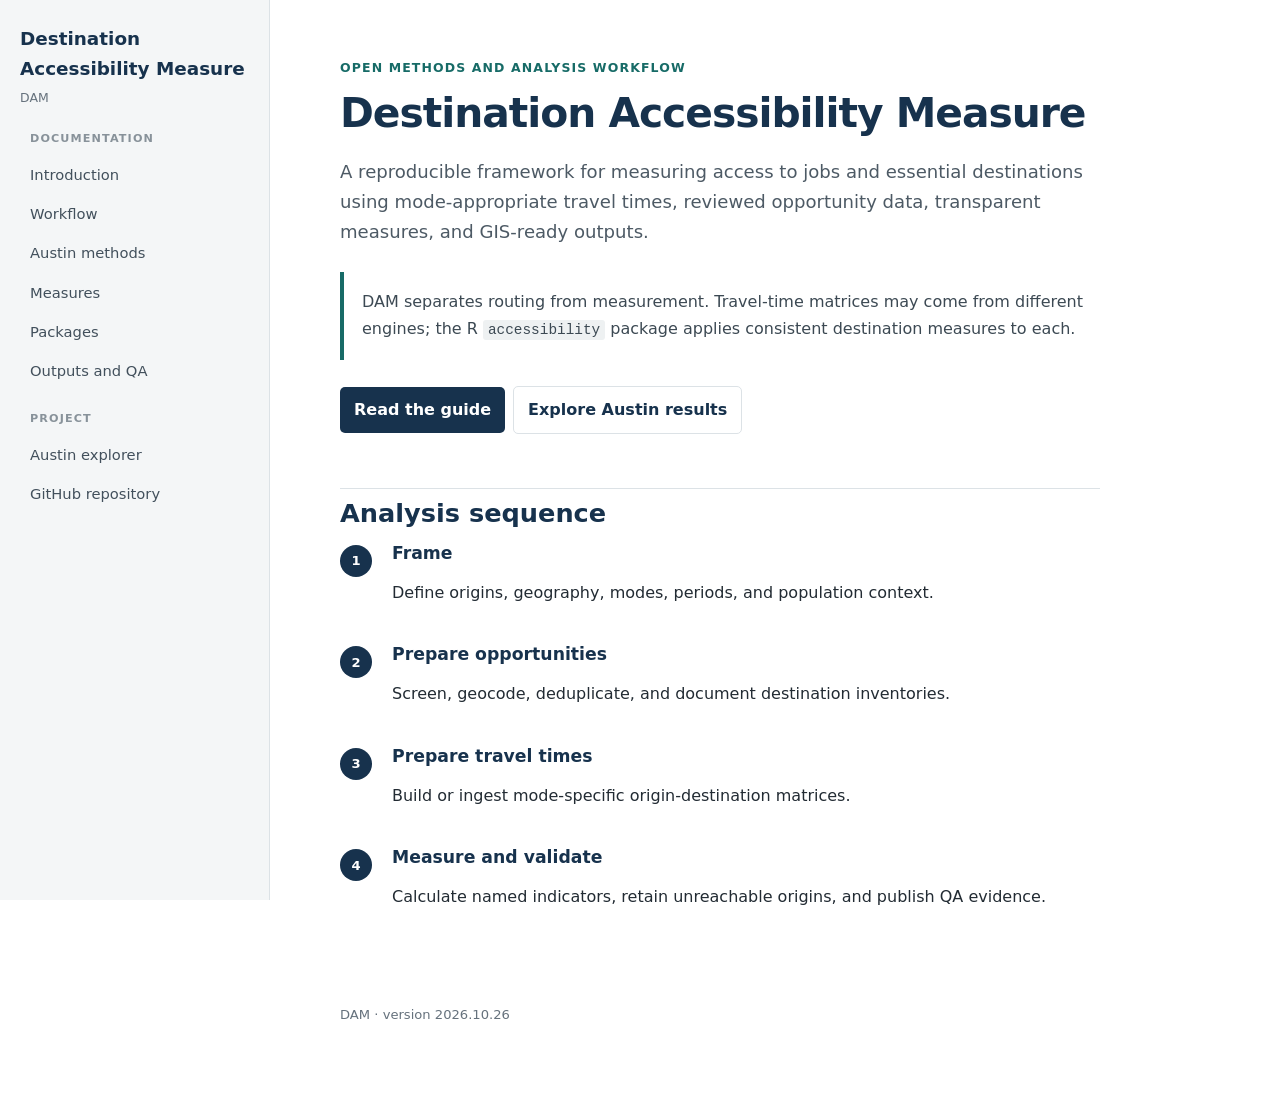
<file: site/index.html>
<!doctype html><html lang="en"><head><meta charset="utf-8"><meta name="viewport" content="width=device-width,initial-scale=1"><title>Destination Accessibility Measure</title><link rel="stylesheet" href="guide/style.css?v=20261026-2"></head><body><button class="menu-button" aria-label="Toggle navigation">Menu</button><aside class="sidebar"><a class="brand" href="./">Destination Accessibility Measure<small>DAM</small></a><div class="nav-title">Documentation</div><nav><a href="guide/index.html">Introduction</a><a href="guide/workflow.html">Workflow</a><a href="guide/austin-methods.html">Austin methods</a><a href="guide/measures.html">Measures</a><a href="guide/packages.html">Packages</a><a href="guide/outputs.html">Outputs and QA</a><div class="nav-title">Project</div><a href="austin-explorer/">Austin explorer</a><a href="https://github.com/mdh-rahman/destination-accessibility-measure">GitHub repository</a></nav></aside><div class="page"><main class="content"><div class="crumb">Open methods and analysis workflow</div><h1>Destination Accessibility Measure</h1><p class="lead">A reproducible framework for measuring access to jobs and essential destinations using mode-appropriate travel times, reviewed opportunity data, transparent measures, and GIS-ready outputs.</p><div class="notice"><p>DAM separates routing from measurement. Travel-time matrices may come from different engines; the R <code>accessibility</code> package applies consistent destination measures to each.</p></div><p><a class="button" href="guide/index.html">Read the guide</a><a class="button alt" href="austin-explorer/">Explore Austin results</a></p><h2>Analysis sequence</h2><div class="steps"><section class="step"><h3>Frame</h3><p>Define origins, geography, modes, periods, and population context.</p></section><section class="step"><h3>Prepare opportunities</h3><p>Screen, geocode, deduplicate, and document destination inventories.</p></section><section class="step"><h3>Prepare travel times</h3><p>Build or ingest mode-specific origin-destination matrices.</p></section><section class="step"><h3>Measure and validate</h3><p>Calculate named indicators, retain unreachable origins, and publish QA evidence.</p></section></div><footer>DAM · version 2026.10.26</footer></main></div><script src="guide/nav.js?v=20261026-2"></script></body></html>
</file>
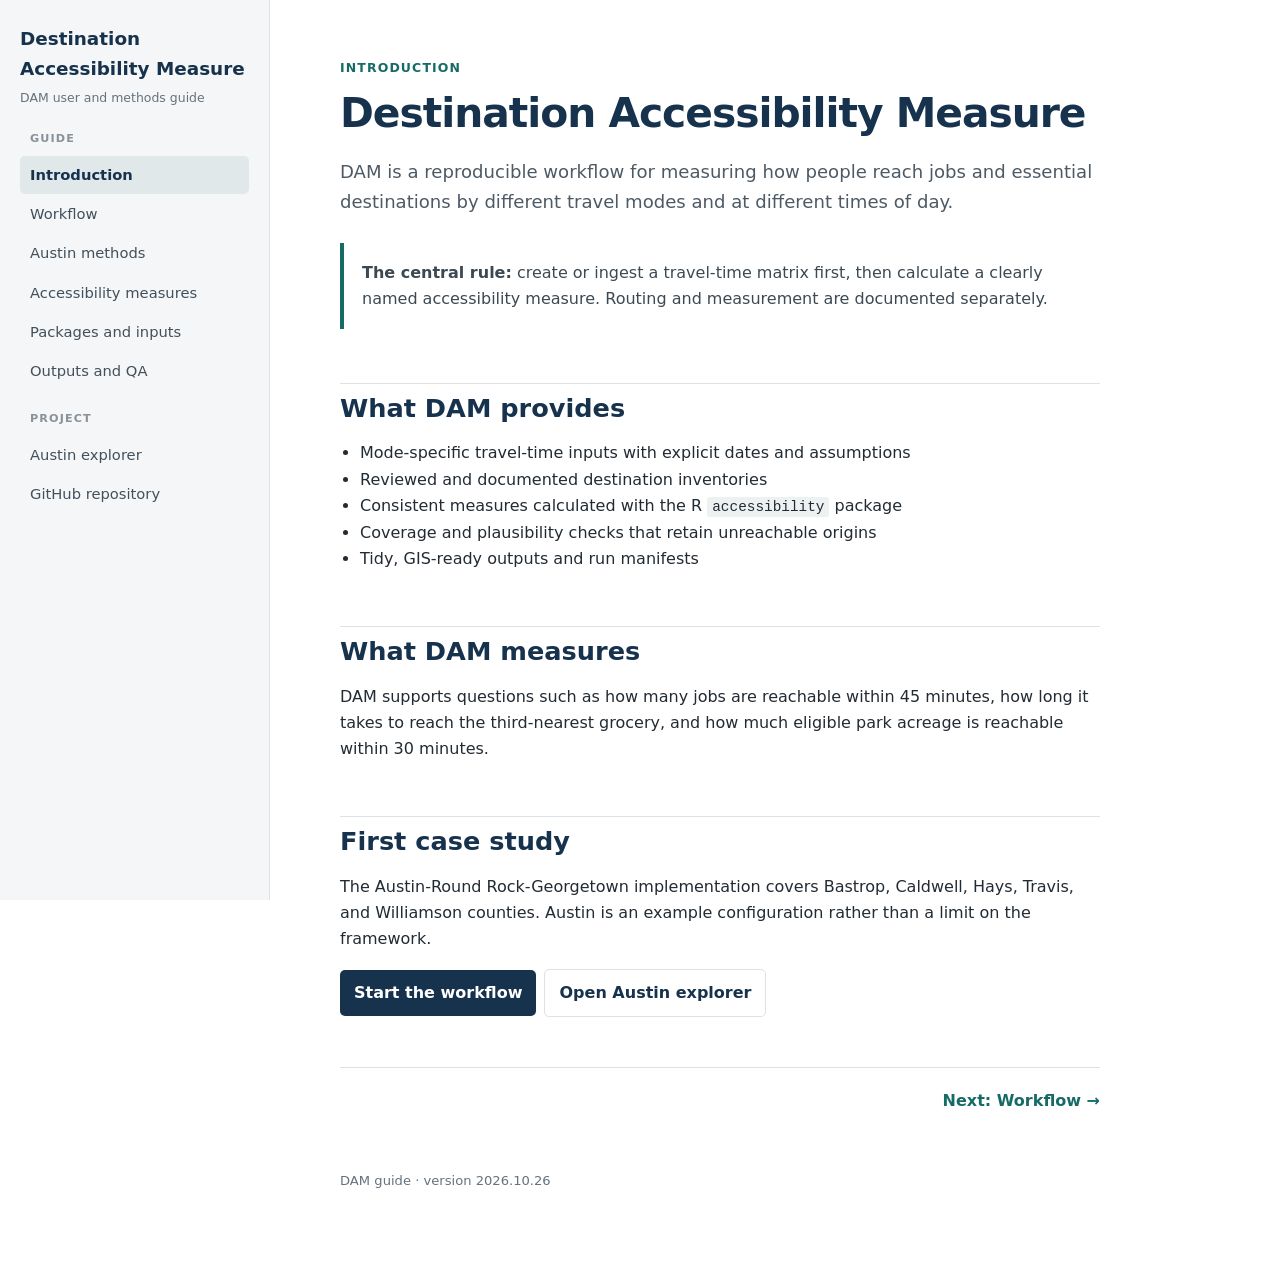
<file: site/guide/index.html>
<!doctype html><html lang="en"><head><meta charset="utf-8"><meta name="viewport" content="width=device-width,initial-scale=1"><title>Introduction | DAM Guide</title><link rel="stylesheet" href="style.css?v=20261026-2"></head><body><a class="skip" href="#main">Skip to content</a><button class="menu-button" aria-label="Toggle guide navigation">Guide menu</button><aside class="sidebar"><a class="brand" href="../">Destination Accessibility Measure<small>DAM user and methods guide</small></a><div class="nav-title">Guide</div><nav><a href="index.html" aria-current="page">Introduction</a><a href="workflow.html">Workflow</a><a href="austin-methods.html">Austin methods</a><a href="measures.html">Accessibility measures</a><a href="packages.html">Packages and inputs</a><a href="outputs.html">Outputs and QA</a><div class="nav-title">Project</div><a href="../austin-explorer/">Austin explorer</a><a href="https://github.com/mdh-rahman/destination-accessibility-measure">GitHub repository</a></nav></aside><div class="page"><main class="content" id="main"><div class="crumb">Introduction</div><h1>Destination Accessibility Measure</h1><p class="lead">DAM is a reproducible workflow for measuring how people reach jobs and essential destinations by different travel modes and at different times of day.</p><div class="notice"><p><strong>The central rule:</strong> create or ingest a travel-time matrix first, then calculate a clearly named accessibility measure. Routing and measurement are documented separately.</p></div><h2>What DAM provides</h2><ul><li>Mode-specific travel-time inputs with explicit dates and assumptions</li><li>Reviewed and documented destination inventories</li><li>Consistent measures calculated with the R <code>accessibility</code> package</li><li>Coverage and plausibility checks that retain unreachable origins</li><li>Tidy, GIS-ready outputs and run manifests</li></ul><h2>What DAM measures</h2><p>DAM supports questions such as how many jobs are reachable within 45 minutes, how long it takes to reach the third-nearest grocery, and how much eligible park acreage is reachable within 30 minutes.</p><h2>First case study</h2><p>The Austin-Round Rock-Georgetown implementation covers Bastrop, Caldwell, Hays, Travis, and Williamson counties. Austin is an example configuration rather than a limit on the framework.</p><p><a class="button" href="workflow.html">Start the workflow</a><a class="button alt" href="../austin-explorer/">Open Austin explorer</a></p><div class="next"><span></span><a href="workflow.html">Next: Workflow →</a></div><footer>DAM guide · version 2026.10.26</footer></main></div><script src="nav.js?v=20261026-2"></script></body></html>
</file>
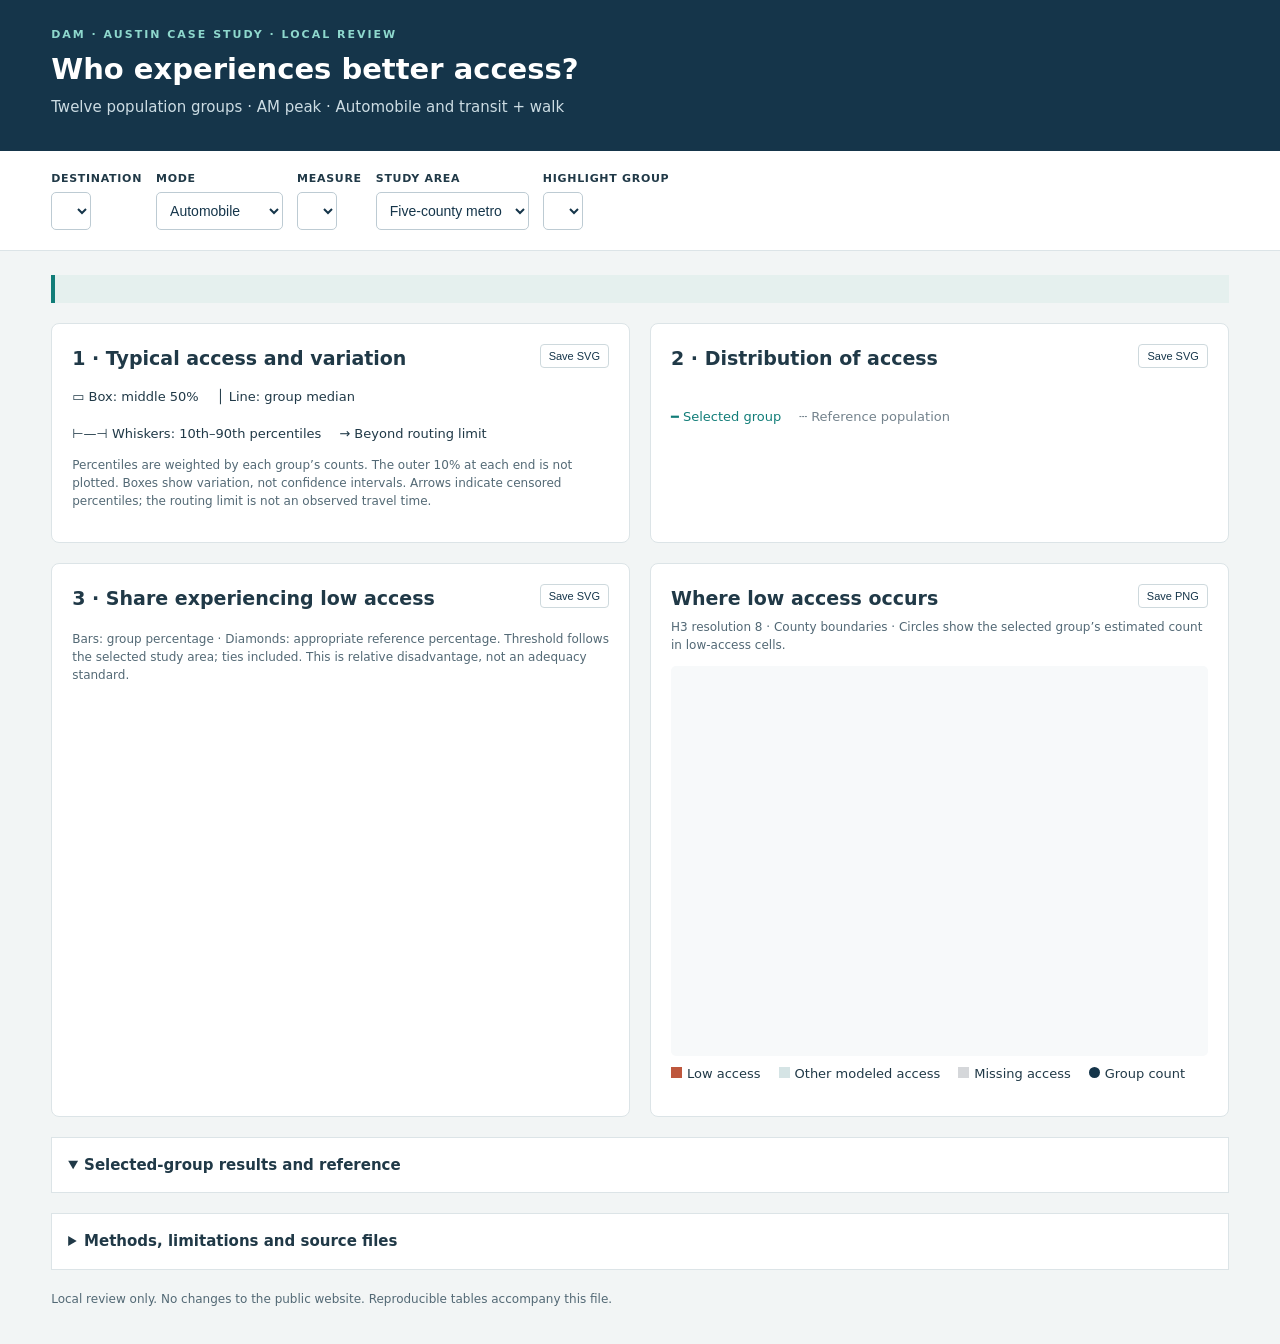
<file: population-access/scripts/equity_review_template.html>
<!doctype html><html lang="en"><meta charset="utf-8"><meta name="viewport" content="width=device-width, initial-scale=1"><title>Austin · Population and accessibility review</title>
<style>
:root{--navy:#15354a;--teal:#117d78;--rust:#be573d;--gray:#74838d}*{box-sizing:border-box}body{margin:0;background:#f2f5f5;color:#203947;font:15px/1.5 system-ui,sans-serif}header{background:var(--navy);color:white;padding:27px 4vw}header p{margin:5px 0;color:#ccdce3}h1{font-size:29px;margin:4px 0}h2{font-size:19px;margin:0 0 6px}h3{margin:0;font-size:15px}.tag{font-size:11px;letter-spacing:2px;color:#8ed8cd;font-weight:700}.controls{display:flex;flex-wrap:wrap;gap:14px;padding:20px 4vw;background:white;border-bottom:1px solid #dce4e7}label{display:block;font-size:11px;text-transform:uppercase;letter-spacing:.7px;font-weight:700}select{display:block;margin-top:5px;padding:9px;border:1px solid #bdcbd3;border-radius:5px;max-width:290px;color:var(--navy);background:white;font-size:14px}main{padding:24px 4vw;max-width:1800px;margin:auto}.note{padding:14px 18px;border-left:4px solid var(--teal);background:#e5f0ee;margin-bottom:20px;font-size:13px}.grid{display:grid;grid-template-columns:1fr 1fr;gap:20px}.card{padding:20px;background:white;border:1px solid #dce4e7;border-radius:8px;min-width:0}.sub{font-size:12px;color:#526875;margin:0 0 12px}.chart svg{width:100%;height:auto;display:block}.row{display:flex;justify-content:space-between;align-items:start;gap:10px}button{border:1px solid #ced9dd;background:#fff;color:var(--navy);border-radius:4px;padding:5px 8px;cursor:pointer;white-space:nowrap;font-size:11px}button:hover{background:#e5f0ee}.legend svg{vertical-align:middle}.legend{font-size:13px;display:flex;gap:18px;flex-wrap:wrap;margin-top:8px}.chip{display:inline-block;width:11px;height:11px;margin-right:5px}.small{font-size:12px;color:#536975}canvas{display:block;width:100%;height:390px;background:#f7f9fa;border-radius:5px}details{margin:20px 0;background:white;padding:16px;border:1px solid #dce4e7}summary{font-weight:700;cursor:pointer}table{border-collapse:collapse;width:100%;font-size:12px}th,td{text-align:right;padding:8px;border-bottom:1px solid #e0e6e9}th:first-child,td:first-child{text-align:left}th{background:#f0f4f5}a{color:var(--teal)}.kpis{display:grid;grid-template-columns:repeat(3,1fr);gap:10px;margin-bottom:16px}.kpis div{padding:12px;background:#f0f6f5;font-size:12px}.kpis b{display:block;font-size:22px;color:var(--navy)}@media(max-width:1000px){.grid{grid-template-columns:1fr}}@media print{header{background:white;color:#15354a}.controls,button,details{display:none}.card{break-inside:avoid}.grid{display:block}.card{margin:15px 0}.note{font-size:11px}}
</style>
<header><div class="tag">DAM · AUSTIN CASE STUDY · LOCAL REVIEW</div><h1>Who experiences better access?</h1><p>Twelve population groups · AM peak · Automobile and transit + walk</p></header>
<div class="controls"><label>Destination<select id="destination"></select></label><label>Mode<select id="mode"><option value="drive">Automobile</option><option value="walk_transit">Transit + walk</option></select></label><label>Measure<select id="measure"></select></label><label>Study area<select id="region"><option value="metro">Five-county metro</option><option value="austin">City of Austin</option></select></label><label>Highlight group<select id="group"></select></label></div>
<main><div id="context" class="note"></div><div class="grid">
<section class="card"><div class="row"><h2>1 · Typical access and variation</h2><button onclick="saveSVG('comparison')">Save SVG</button></div><div id="comparison" class="chart"></div><div class="legend"><span>▭ Box: middle 50%</span><span>│ Line: group median</span><span>⊢—⊣ Whiskers: 10th–90th percentiles</span><span>→ Beyond routing limit</span></div><p class="small">Percentiles are weighted by each group’s counts. The outer 10% at each end is not plotted. Boxes show variation, not confidence intervals. Arrows indicate censored percentiles; the routing limit is not an observed travel time.</p></section>
<section class="card"><div class="row"><h2>2 · Distribution of access</h2><button onclick="saveSVG('distribution')">Save SVG</button></div><p id="distlabel" class="sub"></p><div class="kpis" id="kpis"></div><div id="distribution" class="chart"></div><div class="legend"><span style="color:#117d78">━ Selected group</span><span style="color:#74838d">┄ Reference population</span></div><p id="distnote" class="small"></p></section>
<section class="card"><div class="row"><h2>3 · Share experiencing low access</h2><button onclick="saveSVG('lowchart')">Save SVG</button></div><p id="threshold" class="sub"></p><div id="lowchart" class="chart"></div><p class="small">Bars: group percentage · Diamonds: appropriate reference percentage. Threshold follows the selected study area; ties included. This is relative disadvantage, not an adequacy standard.</p></section>
<section class="card"><div class="row"><h2>Where low access occurs</h2><button onclick="saveMap()">Save PNG</button></div><p class="sub">H3 resolution 8 · County boundaries · Circles show the selected group’s estimated count in low-access cells.</p><canvas id="map" aria-label="Map of low-access cells and selected group counts"></canvas><div class="legend"><span><i class="chip" style="background:#be573d"></i>Low access</span><span><i class="chip" style="background:#d5e4e5"></i>Other modeled access</span><span><i class="chip" style="background:#d5d7da"></i>Missing access</span><span><i class="chip" style="background:#15354a;border-radius:50%"></i>Group count</span></div><p id="mapnote" class="small"></p></section>
</div><details open><summary>Selected-group results and reference</summary><div id="details"></div></details>
<details><summary>Methods, limitations and source files</summary><p>Origin counts weight the access values already calculated at H3 resolution 8. Group selection changes the population summaries and map circles, not route times. The metro and Austin views use existing H3 membership. Destinations outside Austin remain available.</p><p>Low access: at or above the selected-area resident-weighted 75th percentile for travel times; at or below the 25th percentile for jobs and acreage. Ties remain together. When the supply threshold is zero, only zero supply is classified low. When the time threshold exceeds the routing limit, non-reached origins are low. Austin uses Austin percentiles; the metro uses metro percentiles. The threshold is fixed across groups within each selected area.</p><p>Non-reached travel times remain right-censored. Full-population time means are unavailable when any weighted observations exceed the limit. Conditional means describe only successful routes and can be biased toward better-served locations. Missing values are not zero, and missing access is excluded with its coverage reported. The distributions retain zero opportunity values.</p><p>Population: ACS 2020–2024 five-year estimates, allocated using a 2020 Census block population crosswalk. Household and family allocation uses population as a proxy. Disability counts are allocated from tracts. Cells without matched source-block points have unknown population; they are not interpreted as empty. Groups overlap. Accessibility is residential geographic potential, not measured individual travel or participation. Families with children means families with own children under 18. Single-parent families are the ACS no-spouse-present subset; unmarried partners may be present. Long commutes are usual one-way work trips of 60 minutes or more, not a geographic-distance measure; workers at home are excluded from this commute universe.</p><p>Transit results inherit supplied GTFS coverage, service-date and routing assumptions; this review does not validate the service calendar or model disability-specific barriers. Auto access for no-vehicle households is hypothetical. Park acreage measures reachable inventory supply, not quality, usable acreage, or acreage per resident. Counts and intervals are estimates, not precise individual outcomes.</p><p>References: <a href="https://dashboard.transitcenter.org/about">TransitCenter</a> · <a href="https://ipea.github.io/aopdata/articles/access_inequality.html">IPEA</a> · <a href="https://mobilizingjustice.ca/tools-and-guidelines/">Metrolinx / Mobilizing Justice</a> · <a href="https://doi.org/10.1007/s11116-023-10460-7">Karner, Pereira & Farber</a>.</p><p><a href="group_comparisons.csv">All group comparisons (CSV)</a> · <a href="quality_checks.csv">Input checks (CSV)</a> · <a href="manifest.json">Input provenance</a> · <a href="README.txt">Methods and rebuild instructions</a></p></details><p class="small">Local review only. No changes to the public website. Reproducible tables accompany this file.</p></main>
<script id="dataset" type="application/json">__DATA__</script><script>
const D=JSON.parse(document.getElementById('dataset').textContent), $=id=>document.getElementById(id), NS='http://www.w3.org/2000/svg';
const fmt=(v,n=1)=>v==null?'Unavailable':Number(v).toLocaleString('en-US',{maximumFractionDigits:n});
function options(el,values){el.innerHTML=values.map(([v,t])=>`<option value="${v}">${t}</option>`).join('')}
const scenarios=[...new Set(D.series.map(s=>s.scenario))];options($('destination'),scenarios.map(x=>[x,D.series.find(s=>s.scenario===x).title]));$('destination').value='grocery_third_nearest';options($('group'),D.groups.map(g=>[g.id,g.label]));
function populate(){let old=$('measure').value;options($('measure'),D.series.filter(s=>s.scenario===$('destination').value&&s.mode===$('mode').value).map(s=>[s.key,s.time?`Time to destination (${s.parameter}${s.parameter===1?'st':s.parameter===2?'nd':s.parameter===3?'rd':'th'})`:`${s.field.replaceAll('_',' ')} within ${s.parameter} min`]));if([...$('measure').options].some(o=>o.value===old))$('measure').value=old;render()}
function chart(id,h){let el=$(id);el.innerHTML=`<svg xmlns="${NS}" viewBox="0 0 700 ${h}" role="img" aria-label="${id}"></svg>`;return el.firstChild}
function node(svg,name,attrs,text){let n=document.createElementNS(NS,name);for(let[k,v]of Object.entries(attrs))n.setAttribute(k,v);if(text!=null)n.textContent=text;svg.appendChild(n);return n}
function text(svg,x,y,t,size=12,fill='#354f5e',anchor='start'){return node(svg,'text',{x,y,'font-size':size,fill,'font-family':'Arial,sans-serif','text-anchor':anchor},t)}
function line(svg,x1,y1,x2,y2,color='#dce4e7',width=1,dash=''){return node(svg,'line',{x1,y1,x2,y2,stroke:color,'stroke-width':width,'stroke-dasharray':dash})}
function diamond(svg,x,y,color){node(svg,'path',{d:`M${x},${y-5}l5,5 -5,5 -5,-5z`,fill:'white',stroke:color,'stroke-width':2})}
function val(s,st,i=1){return st.q_censored[i]?`>${fmt(s.cap)} min`:fmt(st.q[i])}
function axis(svg,left,right,y,max,label){for(let i=0;i<=4;i++){let x=left+(right-left)*i/4;text(svg,x,y+20,fmt(max*i/4,max<10?1:0),11,'#536975','middle')}text(svg,(left+right)/2,y+44,label,12,'#536975','middle')}
let current;
function render(){let s=D.series.find(s=>s.key===$('measure').value), region=$('region').value,g=D.groups.find(g=>g.id===$('group').value),r=s.regions[region],a=r.groups[g.id],ref=r.references[g.reference];current={s,region,g,r};let unit=s.time?'minutes':s.scenario==='jobs_cumulative'?'jobs':s.scenario==='essential_destinations'?'types':'acres';
$('context').textContent=`${s.title} · ${$('mode').selectedOptions[0].text} · ${$('region').selectedOptions[0].text} · AM peak. ${s.time?'Lower travel times indicate better access.':'Higher reachable supply indicates better access.'} Results use allocated demographic counts; no destination-importance weights are applied.`;
let svg=chart('comparison',570), left=260,right=600;let max=s.time?s.cap:Math.max(1,...Object.values(r.groups).flatMap(z=>z.whiskers.filter(v=>v!=null)));
text(svg,690,12,'Median',11,'#536975','end');
D.groups.forEach((gr,i)=>{
 let y=32+i*40,st=r.groups[gr.id],color=gr.id===g.id?'#117d78':'#658f97',x=v=>left+(right-left)*v/max;
 line(svg,left,y,right,y,'#edf1f3');text(svg,0,y+4,gr.label,12,gr.id===g.id?'#117d78':'#354f5e');
 let q=st.q.map((v,j)=>st.q_censored[j]?max:v), w=st.whiskers.map((v,j)=>st.whiskers_censored[j]?max:v);
 if(w[0]!=null&&w[1]!=null){line(svg,x(w[0]),y,x(w[1]),y,color,1.8);for(let j=0;j<2;j++)if(!st.whiskers_censored[j])line(svg,x(w[j]),y-5,x(w[j]),y+5,color,1.8);}
 if(q[0]!=null&&q[2]!=null&&!st.q_censored[0]){
  node(svg,'rect',{x:x(q[0]),y:y-9,width:Math.max(0,x(q[2])-x(q[0])),height:18,fill:gr.id===g.id?'#b7ded8':'#dce9eb',stroke:color,'stroke-width':1.5,'stroke-dasharray':st.q_censored[2]?'4 2':''});
 }
 if(!st.q_censored[1]&&q[1]!=null)line(svg,x(q[1]),y-10,x(q[1]),y+10,'#15354a',2.8);
 if(st.whiskers_censored[1])text(svg,right+5,y+5,'→',18,color);
 text(svg,690,y+4,val(s,st),12,color,'end');
});axis(svg,left,right,515,max,`${unit} · ${s.time?'lower is better':'higher is better'}`);
$('distlabel').textContent=`${g.label} compared with ${g.reference_label.toLowerCase()}. Percentages describe ${g.unit}.`;
$('kpis').innerHTML=`<div>Group median<b>${val(s,a)}</b>${unit}</div><div>Reference median<b>${val(s,ref)}</b>${unit}</div><div>${s.time?'Not reached within limit':'Zero reachable supply'}<b>${fmt(s.time?a.no_route_pct:a.zero_pct)}%</b>of selected ${g.unit}</div>`;
svg=chart('distribution',285);let xmax=s.points.at(-1), l=60,rr=670,top=15,bot=218,xx=v=>l+(rr-l)*((s.time||s.scenario==='essential_destinations')?v/xmax:Math.log1p(v)/Math.log1p(xmax)),yy=v=>bot-(bot-top)*v/100;
for(let p=0;p<=100;p+=25){line(svg,l,yy(p),rr,yy(p));text(svg,l-8,yy(p)+4,p+'%',11,'#536975','end')}for(let [st,color,dash]of [[ref,'#74838d','6 4'],[a,'#117d78','']]){let d=s.points.map((v,i)=>(s.scenario==='essential_destinations'&&i?`H${xx(v)}V${yy(st.curve[i]||0)}`:`${i?'L':'M'}${xx(v)},${yy(st.curve[i]||0)}`)).join(' ');node(svg,'path',{d,fill:'none',stroke:color,'stroke-width':3,'stroke-dasharray':dash})}if(s.time||s.scenario==='essential_destinations'){axis(svg,l,rr,bot,xmax,s.time?'Travel time (minutes)':'Destination types reachable (out of 8)')}else{for(let j=0;j<=4;j++){let v=Math.expm1(Math.log1p(xmax)*j/4);text(svg,l+(rr-l)*j/4,bot+20,fmt(v,v<10?1:0),11,'#536975','middle')}text(svg,(l+rr)/2,bot+44,'Reachable '+unit+' (logarithmic spacing; zero retained)',12,'#536975','middle')}
$('distnote').textContent=s.scenario==='essential_destinations'?'Curve: share with no more than the displayed number of reachable destination types. Zero types remain included; higher counts indicate better access.':s.time?`Curve: share reaching the destination within each time. It may end below 100% when routes exceed ${s.cap} minutes. Missing routes are kept separate from missing input data.`:'Curve: share with no more than the displayed supply. A curve farther to the right indicates better access. Zero-access observations remain included. Logarithmic spacing keeps small values visible without discarding the upper tail.';
$('threshold').textContent=r.policy+(r.threshold!=null?`: ${fmt(r.threshold,2)} ${unit}.`:'.');
svg=chart('lowchart',570);D.groups.forEach((gr,i)=>{let st=r.groups[gr.id],rf=r.references[gr.reference],y=27+i*40;color=gr.id===g.id?'#be573d':'#cf9687';text(svg,0,y+4,gr.label,12);line(svg,260,y,630,y);node(svg,'rect',{x:260,y:y-8,width:370*(st.low_pct||0)/100,height:16,rx:2,fill:color});diamond(svg,260+370*(rf.low_pct||0)/100,y,'#15354a');text(svg,690,y+4,fmt(st.low_pct)+'%',12,'#354f5e','end')});axis(svg,260,630,510,100,'Share of group (%)');
let metrics=[['Estimated '+g.unit,fmt(a.weight,0),fmt(ref.weight,0)],['Valid-access data coverage',fmt(a.coverage_pct)+'%',fmt(ref.coverage_pct)+'%'],['25th percentile',val(s,a,0),val(s,ref,0)],['Median',val(s,a),val(s,ref)],['75th percentile',val(s,a,2),val(s,ref,2)],['Mean (all valid observations)',fmt(a.mean),fmt(ref.mean)],['Low-access share',fmt(a.low_pct)+'%',fmt(ref.low_pct)+'%'],[s.time?'Not reached within modeled limit':'Zero reachable supply',fmt(s.time?a.no_route_pct:a.zero_pct)+'%',fmt(s.time?ref.no_route_pct:ref.zero_pct)+'%']];if(region==='austin'){let metro=s.regions.metro.references[g.reference];metrics.push(['Metro reference median (context)', '—', val(s,metro)],['Metro reference mean (context)', '—', fmt(metro.mean)]);}if(s.time)metrics.push(['Mean among successful routes only',fmt(a.reachable_only_mean),fmt(ref.reachable_only_mean)]);
$('details').innerHTML=`<p class="small">Reference: ${g.reference_label}. Low-access difference: <b>${fmt(a.low_pct-ref.low_pct)} percentage points</b>. Censored quantiles are shown as greater than ${s.cap} minutes; unavailable means are not zero.</p><table><thead><tr><th>Statistic</th><th>${g.label}</th><th>Reference</th></tr></thead><tbody>${metrics.map(v=>`<tr>${v.map((x,i)=>`<${i?'td':'th'}>${x}</${i?'td':'th'}>`).join('')}</tr>`).join('')}</tbody></table>`;drawMap();}
function drawMap(){if(!current)return;let {s,region,g}=current,canvas=$('map'),w=canvas.clientWidth,h=390;canvas.width=w*2;canvas.height=h*2;let ctx=canvas.getContext('2d');ctx.scale(2,2);ctx.fillStyle='#f7f9fa';ctx.fillRect(0,0,w,h);let indices=region==='austin'?D.austin:D.ids.map((_,i)=>i),valid=new Set(s.valid),low=new Set(s.regions[region].low),points=indices.flatMap(i=>D.maps[i].flat());let xs=points.map(c=>c[0]*.86),ys=points.map(c=>c[1]);let minx=Math.min(...xs),maxx=Math.max(...xs),miny=Math.min(...ys),maxy=Math.max(...ys),scale=Math.min((w-30)/(maxx-minx),(h-30)/(maxy-miny));let p=c=>[(w-(maxx-minx)*scale)/2+(c[0]*.86-minx)*scale,(h-(maxy-miny)*scale)/2+(maxy-c[1])*scale];function path(rings){ctx.beginPath();for(let ring of rings){ring.forEach((c,j)=>{let [x,y]=p(c);if(j)ctx.lineTo(x,y);else ctx.moveTo(x,y)});ctx.closePath()}}
for(let i of indices){path(D.maps[i]);ctx.fillStyle=!valid.has(i)?'#d5d7da':low.has(i)?'#be573d':'#d5e4e5';ctx.fill()}
ctx.strokeStyle='#5c6c74';ctx.lineWidth=.8;for(let r of D.county){path(r);ctx.stroke()}if(region==='austin'){ctx.strokeStyle='#15354a';for(let r of D.city){path(r);ctx.stroke()}}
let weights=D.population[g.id],active=indices.filter(i=>low.has(i)&&weights[i]>0),max=Math.max(1,...active.map(i=>weights[i]));ctx.fillStyle='#15354a';ctx.globalAlpha=.47;for(let i of active){let coord=D.coordinates[i];if(coord[0]==null)continue;let [x,y]=p(coord);ctx.beginPath();ctx.arc(x,y,Math.max(.5,4*Math.sqrt(weights[i]/max)),0,Math.PI*2);ctx.fill()}ctx.globalAlpha=1;ctx.fillStyle='#15354a';ctx.font='11px Arial';ctx.fillText('N ↑',w-30,20);let missing=indices.filter(i=>weights[i]==null).length;$('mapnote').textContent=`Circle area is proportional to group count (largest shown: ${fmt(max,0)} ${g.unit}); scale changes with selection. ${fmt(missing,0)} cells have unknown group counts and no population circle. Map colors show modeled accessibility even where population is unknown.`}
function download(blob,name){let a=document.createElement('a');a.href=URL.createObjectURL(blob);a.download=name;a.click();setTimeout(()=>URL.revokeObjectURL(a.href),5000)}
function exportTitle(){return `${current.s.title} · ${current.s.mode==='drive'?'Auto':'Transit + walk'} · ${current.region==='metro'?'Austin metro':'City of Austin'}`}
function saveSVG(id){let original=$(id).firstChild,copy=original.cloneNode(true),height=Number(copy.getAttribute('viewBox').split(' ')[3]),group=document.createElementNS(NS,'g');while(copy.firstChild)group.appendChild(copy.firstChild);group.setAttribute('transform','translate(0,65)');copy.appendChild(group);copy.setAttribute('viewBox',`0 0 700 ${height+125}`);node(copy,'rect',{x:0,y:0,width:700,height:60,fill:'white'});text(copy,0,20,exportTitle(),15);text(copy,0,43,`AM peak · ${current.g.label} · ${current.s.time?'Minutes':current.s.field.replaceAll('_',' ')+' within '+current.s.parameter+' min'}`,12);if(id==='comparison'){text(copy,0,height+89,'Box: 25th–75th percentiles | Line: median | Whiskers: 10th–90th percentiles',12);text(copy,0,height+113,'Population-weighted; outer tails omitted. Arrow: beyond routing limit, not an observed value.',11);}download(new Blob([new XMLSerializer().serializeToString(copy)],{type:'image/svg+xml'}),`${current.s.key}_${current.region}_${current.g.id}_${id}.svg`)}
function saveMap(){let source=$('map'),canvas=document.createElement('canvas');canvas.width=source.width;canvas.height=source.height+120;let ctx=canvas.getContext('2d');ctx.fillStyle='white';ctx.fillRect(0,0,canvas.width,canvas.height);ctx.fillStyle='#15354a';ctx.font='bold 22px Arial';ctx.fillText(exportTitle(),16,30);ctx.font='18px Arial';ctx.fillText(`Low access · ${current.g.label} · AM peak`,16,59);ctx.drawImage(source,0,80);ctx.font='15px Arial';ctx.fillText('Rust: low access · Pale teal: other access · Gray: missing · Circles: group count',16,canvas.height-12);canvas.toBlob(b=>download(b,`${current.s.key}_${current.region}_${current.g.id}_map.png`))}
$('destination').onchange=populate;$('mode').onchange=populate;for(let id of ['measure','region','group'])$(id).onchange=render;window.addEventListener('resize',drawMap);populate();

window.addEventListener('message',event=>{
 if(event.source!==parent||event.origin!==location.origin||event.data?.type!=='dam-equity-selection')return;
 const v=event.data;
 if(!scenarios.includes(v.scenario))return;
 $('destination').value=v.scenario;$('mode').value=v.mode;$('region').value=v.region;
 if(D.groups.some(g=>g.id===v.group))$('group').value=v.group;
 populate();
 const match=D.series.find(s=>s.scenario===v.scenario&&s.mode===v.mode&&`${s.field}__${s.parameter}`===v.series);
 if(match){$('measure').value=match.key;render();}
});
if(new URLSearchParams(location.search).has('embedded')){
 document.querySelector('header').style.display='none';document.querySelector('.controls').style.display='none';
 document.querySelector('main').style.padding='20px';
 parent.postMessage({type:'dam-equity-ready'},location.origin);
}
</script></html>
</file>
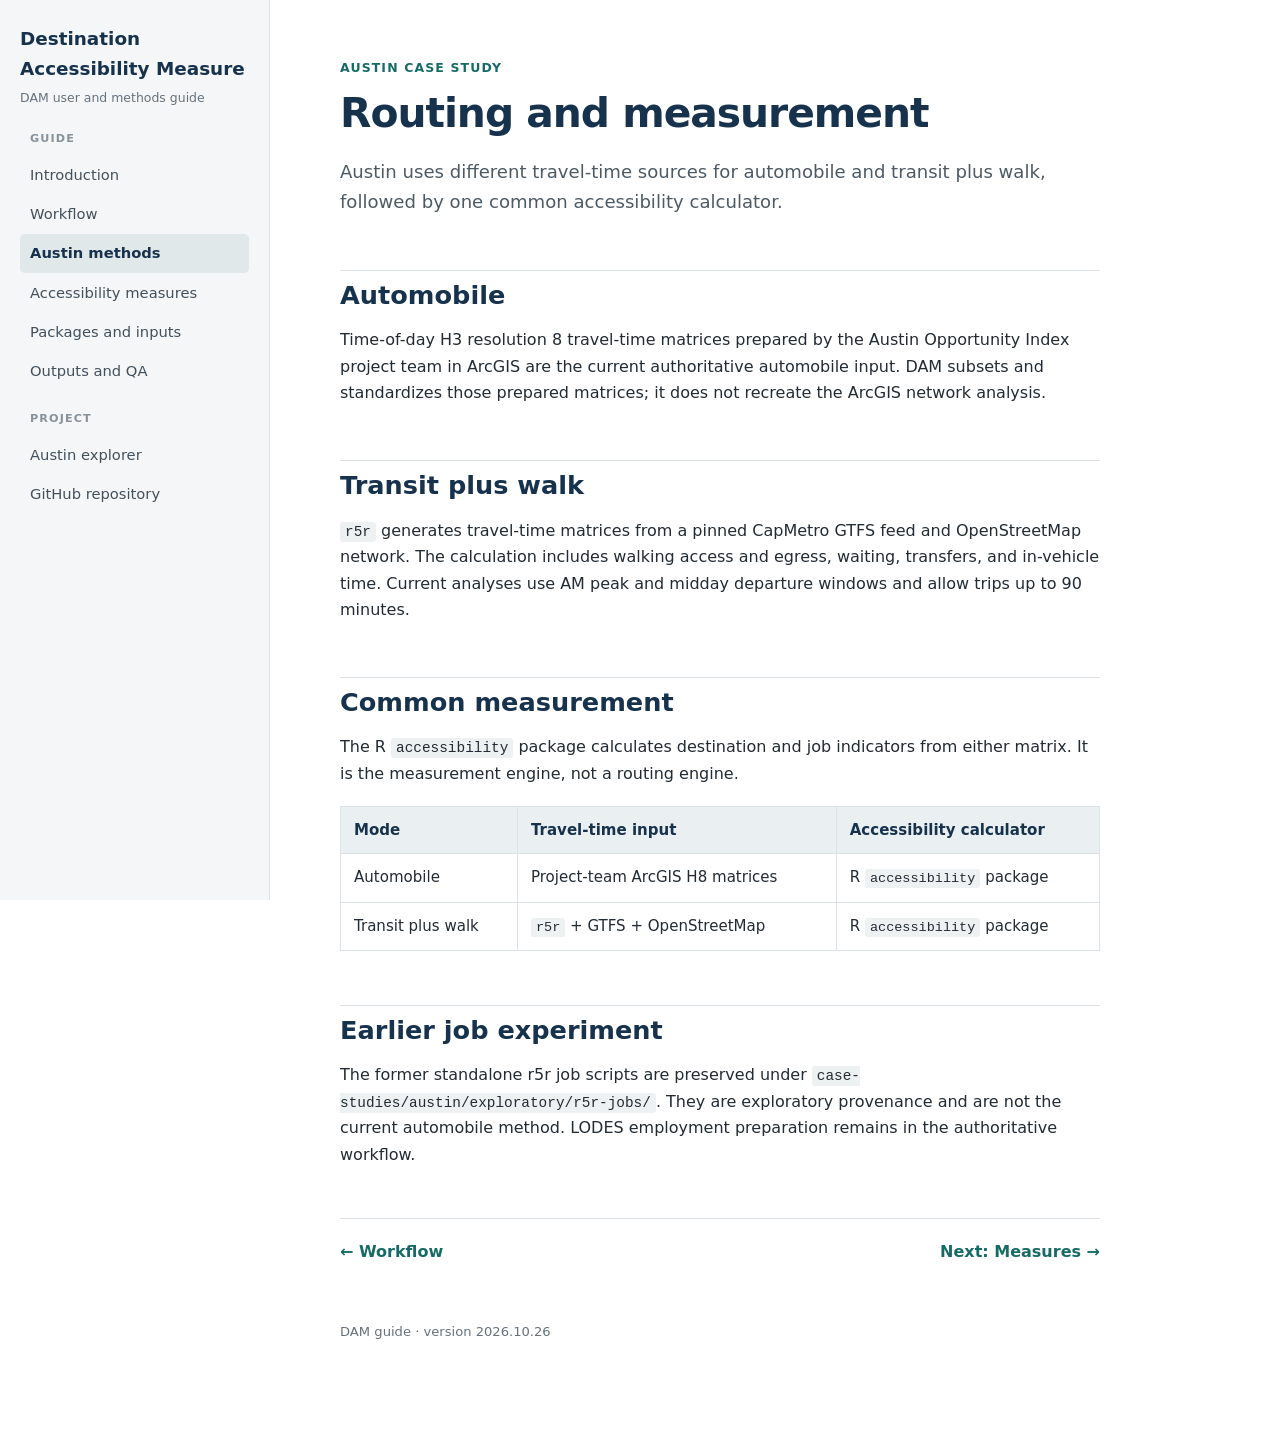
<file: site/guide/austin-methods.html>
<!doctype html><html lang="en"><head><meta charset="utf-8"><meta name="viewport" content="width=device-width,initial-scale=1"><title>Austin methods | DAM Guide</title><link rel="stylesheet" href="style.css?v=20261026-2"></head><body><a class="skip" href="#main">Skip to content</a><button class="menu-button" aria-label="Toggle guide navigation">Guide menu</button><aside class="sidebar"><a class="brand" href="../">Destination Accessibility Measure<small>DAM user and methods guide</small></a><div class="nav-title">Guide</div><nav><a href="index.html">Introduction</a><a href="workflow.html">Workflow</a><a href="austin-methods.html" aria-current="page">Austin methods</a><a href="measures.html">Accessibility measures</a><a href="packages.html">Packages and inputs</a><a href="outputs.html">Outputs and QA</a><div class="nav-title">Project</div><a href="../austin-explorer/">Austin explorer</a><a href="https://github.com/mdh-rahman/destination-accessibility-measure">GitHub repository</a></nav></aside><div class="page"><main class="content" id="main"><div class="crumb">Austin case study</div><h1>Routing and measurement</h1><p class="lead">Austin uses different travel-time sources for automobile and transit plus walk, followed by one common accessibility calculator.</p><h2>Automobile</h2><p>Time-of-day H3 resolution 8 travel-time matrices prepared by the Austin Opportunity Index project team in ArcGIS are the current authoritative automobile input. DAM subsets and standardizes those prepared matrices; it does not recreate the ArcGIS network analysis.</p><h2>Transit plus walk</h2><p><code>r5r</code> generates travel-time matrices from a pinned CapMetro GTFS feed and OpenStreetMap network. The calculation includes walking access and egress, waiting, transfers, and in-vehicle time. Current analyses use AM peak and midday departure windows and allow trips up to 90 minutes.</p><h2>Common measurement</h2><p>The R <code>accessibility</code> package calculates destination and job indicators from either matrix. It is the measurement engine, not a routing engine.</p><table class="compare"><tr><th>Mode</th><th>Travel-time input</th><th>Accessibility calculator</th></tr><tr><td>Automobile</td><td>Project-team ArcGIS H8 matrices</td><td>R <code>accessibility</code> package</td></tr><tr><td>Transit plus walk</td><td><code>r5r</code> + GTFS + OpenStreetMap</td><td>R <code>accessibility</code> package</td></tr></table><h2>Earlier job experiment</h2><p>The former standalone r5r job scripts are preserved under <code>case-studies/austin/exploratory/r5r-jobs/</code>. They are exploratory provenance and are not the current automobile method. LODES employment preparation remains in the authoritative workflow.</p><div class="next"><a href="workflow.html">← Workflow</a><a href="measures.html">Next: Measures →</a></div><footer>DAM guide · version 2026.10.26</footer></main></div><script src="nav.js?v=20261026-2"></script></body></html>
</file>
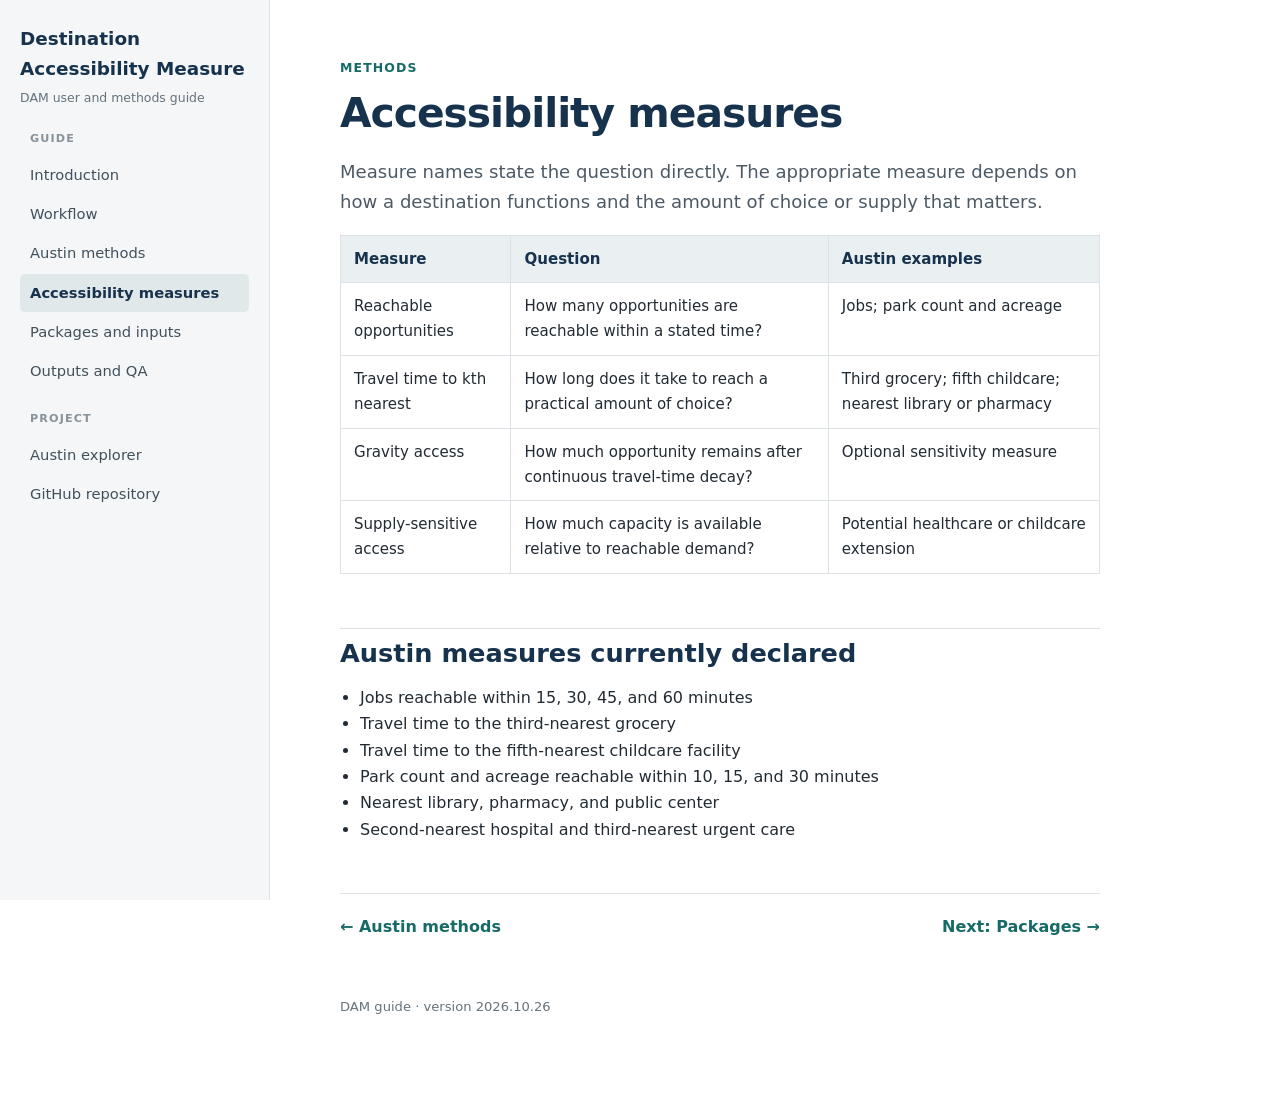
<file: site/guide/measures.html>
<!doctype html><html lang="en"><head><meta charset="utf-8"><meta name="viewport" content="width=device-width,initial-scale=1"><title>Accessibility measures | DAM Guide</title><link rel="stylesheet" href="style.css?v=20261026-2"></head><body><a class="skip" href="#main">Skip to content</a><button class="menu-button" aria-label="Toggle guide navigation">Guide menu</button><aside class="sidebar"><a class="brand" href="../">Destination Accessibility Measure<small>DAM user and methods guide</small></a><div class="nav-title">Guide</div><nav><a href="index.html">Introduction</a><a href="workflow.html">Workflow</a><a href="austin-methods.html">Austin methods</a><a href="measures.html" aria-current="page">Accessibility measures</a><a href="packages.html">Packages and inputs</a><a href="outputs.html">Outputs and QA</a><div class="nav-title">Project</div><a href="../austin-explorer/">Austin explorer</a><a href="https://github.com/mdh-rahman/destination-accessibility-measure">GitHub repository</a></nav></aside><div class="page"><main class="content" id="main"><div class="crumb">Methods</div><h1>Accessibility measures</h1><p class="lead">Measure names state the question directly. The appropriate measure depends on how a destination functions and the amount of choice or supply that matters.</p><table class="compare"><tr><th>Measure</th><th>Question</th><th>Austin examples</th></tr><tr><td>Reachable opportunities</td><td>How many opportunities are reachable within a stated time?</td><td>Jobs; park count and acreage</td></tr><tr><td>Travel time to kth nearest</td><td>How long does it take to reach a practical amount of choice?</td><td>Third grocery; fifth childcare; nearest library or pharmacy</td></tr><tr><td>Gravity access</td><td>How much opportunity remains after continuous travel-time decay?</td><td>Optional sensitivity measure</td></tr><tr><td>Supply-sensitive access</td><td>How much capacity is available relative to reachable demand?</td><td>Potential healthcare or childcare extension</td></tr></table><h2>Austin measures currently declared</h2><ul><li>Jobs reachable within 15, 30, 45, and 60 minutes</li><li>Travel time to the third-nearest grocery</li><li>Travel time to the fifth-nearest childcare facility</li><li>Park count and acreage reachable within 10, 15, and 30 minutes</li><li>Nearest library, pharmacy, and public center</li><li>Second-nearest hospital and third-nearest urgent care</li></ul><div class="next"><a href="austin-methods.html">← Austin methods</a><a href="packages.html">Next: Packages →</a></div><footer>DAM guide · version 2026.10.26</footer></main></div><script src="nav.js?v=20261026-2"></script></body></html>
</file>
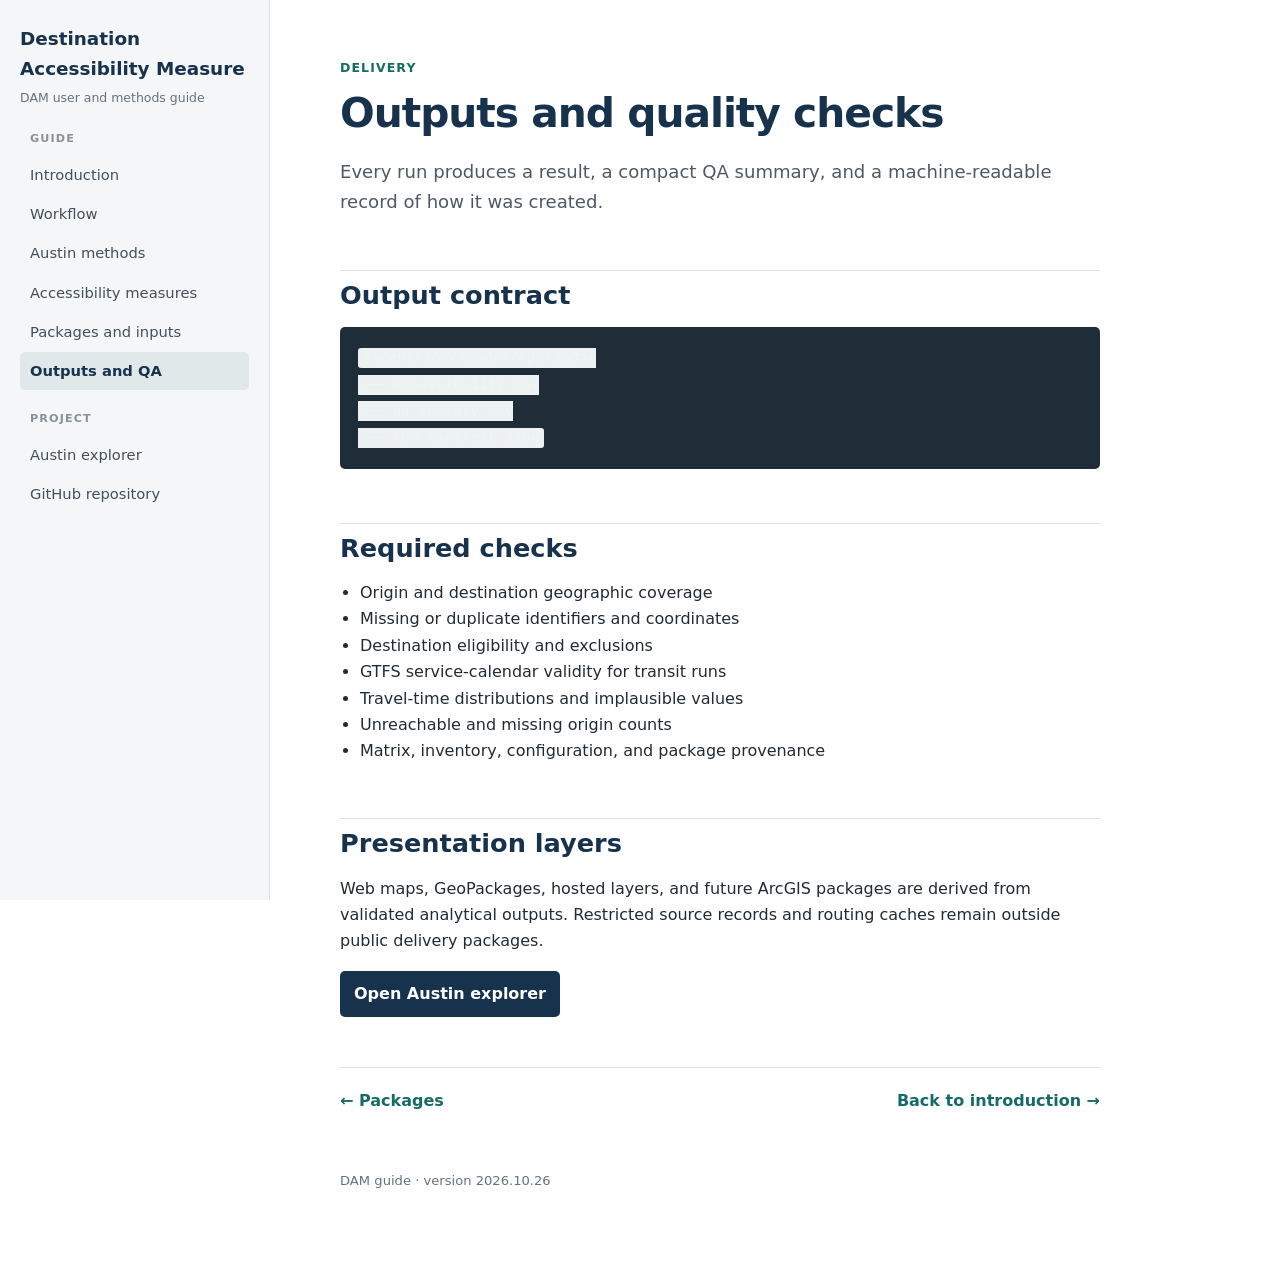
<file: site/guide/outputs.html>
<!doctype html><html lang="en"><head><meta charset="utf-8"><meta name="viewport" content="width=device-width,initial-scale=1"><title>Outputs and QA | DAM Guide</title><link rel="stylesheet" href="style.css?v=20261026-2"></head><body><a class="skip" href="#main">Skip to content</a><button class="menu-button" aria-label="Toggle guide navigation">Guide menu</button><aside class="sidebar"><a class="brand" href="../">Destination Accessibility Measure<small>DAM user and methods guide</small></a><div class="nav-title">Guide</div><nav><a href="index.html">Introduction</a><a href="workflow.html">Workflow</a><a href="austin-methods.html">Austin methods</a><a href="measures.html">Accessibility measures</a><a href="packages.html">Packages and inputs</a><a href="outputs.html" aria-current="page">Outputs and QA</a><div class="nav-title">Project</div><a href="../austin-explorer/">Austin explorer</a><a href="https://github.com/mdh-rahman/destination-accessibility-measure">GitHub repository</a></nav></aside><div class="page"><main class="content" id="main"><div class="crumb">Delivery</div><h1>Outputs and quality checks</h1><p class="lead">Every run produces a result, a compact QA summary, and a machine-readable record of how it was created.</p><h2>Output contract</h2><pre><code>&lt;scenario&gt;/&lt;mode&gt;/&lt;period&gt;/
├── accessibility.csv
├── qa_summary.csv
└── run_manifest.json</code></pre><h2>Required checks</h2><ul><li>Origin and destination geographic coverage</li><li>Missing or duplicate identifiers and coordinates</li><li>Destination eligibility and exclusions</li><li>GTFS service-calendar validity for transit runs</li><li>Travel-time distributions and implausible values</li><li>Unreachable and missing origin counts</li><li>Matrix, inventory, configuration, and package provenance</li></ul><h2>Presentation layers</h2><p>Web maps, GeoPackages, hosted layers, and future ArcGIS packages are derived from validated analytical outputs. Restricted source records and routing caches remain outside public delivery packages.</p><p><a class="button" href="../austin-explorer/">Open Austin explorer</a></p><div class="next"><a href="packages.html">← Packages</a><a href="index.html">Back to introduction →</a></div><footer>DAM guide · version 2026.10.26</footer></main></div><script src="nav.js?v=20261026-2"></script></body></html>
</file>
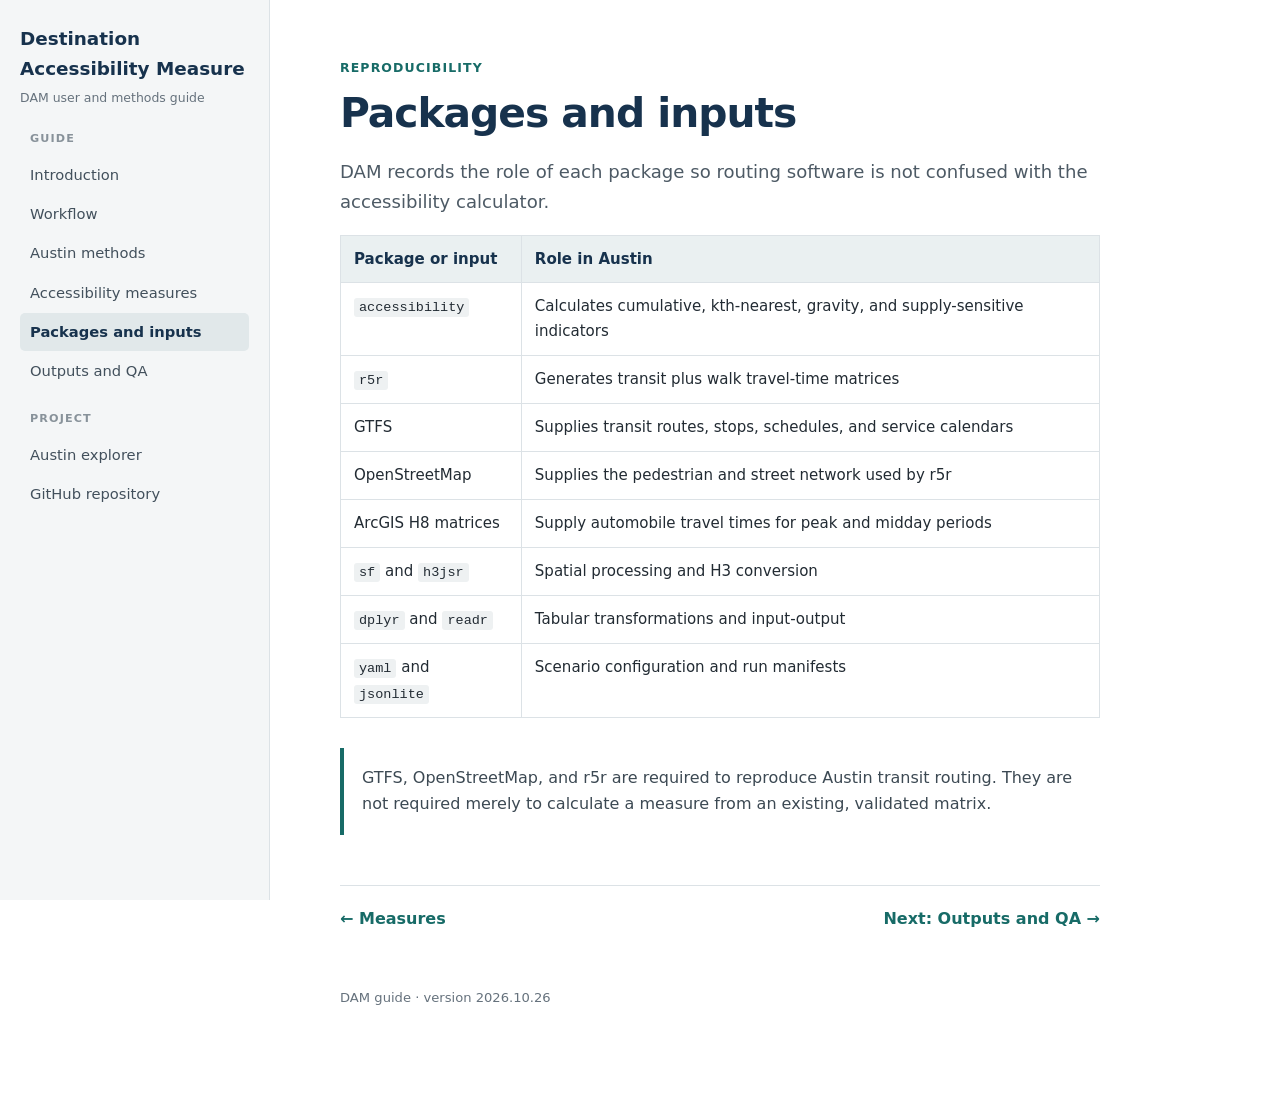
<file: site/guide/packages.html>
<!doctype html><html lang="en"><head><meta charset="utf-8"><meta name="viewport" content="width=device-width,initial-scale=1"><title>Packages and inputs | DAM Guide</title><link rel="stylesheet" href="style.css?v=20261026-2"></head><body><a class="skip" href="#main">Skip to content</a><button class="menu-button" aria-label="Toggle guide navigation">Guide menu</button><aside class="sidebar"><a class="brand" href="../">Destination Accessibility Measure<small>DAM user and methods guide</small></a><div class="nav-title">Guide</div><nav><a href="index.html">Introduction</a><a href="workflow.html">Workflow</a><a href="austin-methods.html">Austin methods</a><a href="measures.html">Accessibility measures</a><a href="packages.html" aria-current="page">Packages and inputs</a><a href="outputs.html">Outputs and QA</a><div class="nav-title">Project</div><a href="../austin-explorer/">Austin explorer</a><a href="https://github.com/mdh-rahman/destination-accessibility-measure">GitHub repository</a></nav></aside><div class="page"><main class="content" id="main"><div class="crumb">Reproducibility</div><h1>Packages and inputs</h1><p class="lead">DAM records the role of each package so routing software is not confused with the accessibility calculator.</p><table class="compare"><tr><th>Package or input</th><th>Role in Austin</th></tr><tr><td><code>accessibility</code></td><td>Calculates cumulative, kth-nearest, gravity, and supply-sensitive indicators</td></tr><tr><td><code>r5r</code></td><td>Generates transit plus walk travel-time matrices</td></tr><tr><td>GTFS</td><td>Supplies transit routes, stops, schedules, and service calendars</td></tr><tr><td>OpenStreetMap</td><td>Supplies the pedestrian and street network used by r5r</td></tr><tr><td>ArcGIS H8 matrices</td><td>Supply automobile travel times for peak and midday periods</td></tr><tr><td><code>sf</code> and <code>h3jsr</code></td><td>Spatial processing and H3 conversion</td></tr><tr><td><code>dplyr</code> and <code>readr</code></td><td>Tabular transformations and input-output</td></tr><tr><td><code>yaml</code> and <code>jsonlite</code></td><td>Scenario configuration and run manifests</td></tr></table><div class="notice"><p>GTFS, OpenStreetMap, and r5r are required to reproduce Austin transit routing. They are not required merely to calculate a measure from an existing, validated matrix.</p></div><div class="next"><a href="measures.html">← Measures</a><a href="outputs.html">Next: Outputs and QA →</a></div><footer>DAM guide · version 2026.10.26</footer></main></div><script src="nav.js?v=20261026-2"></script></body></html>
</file>
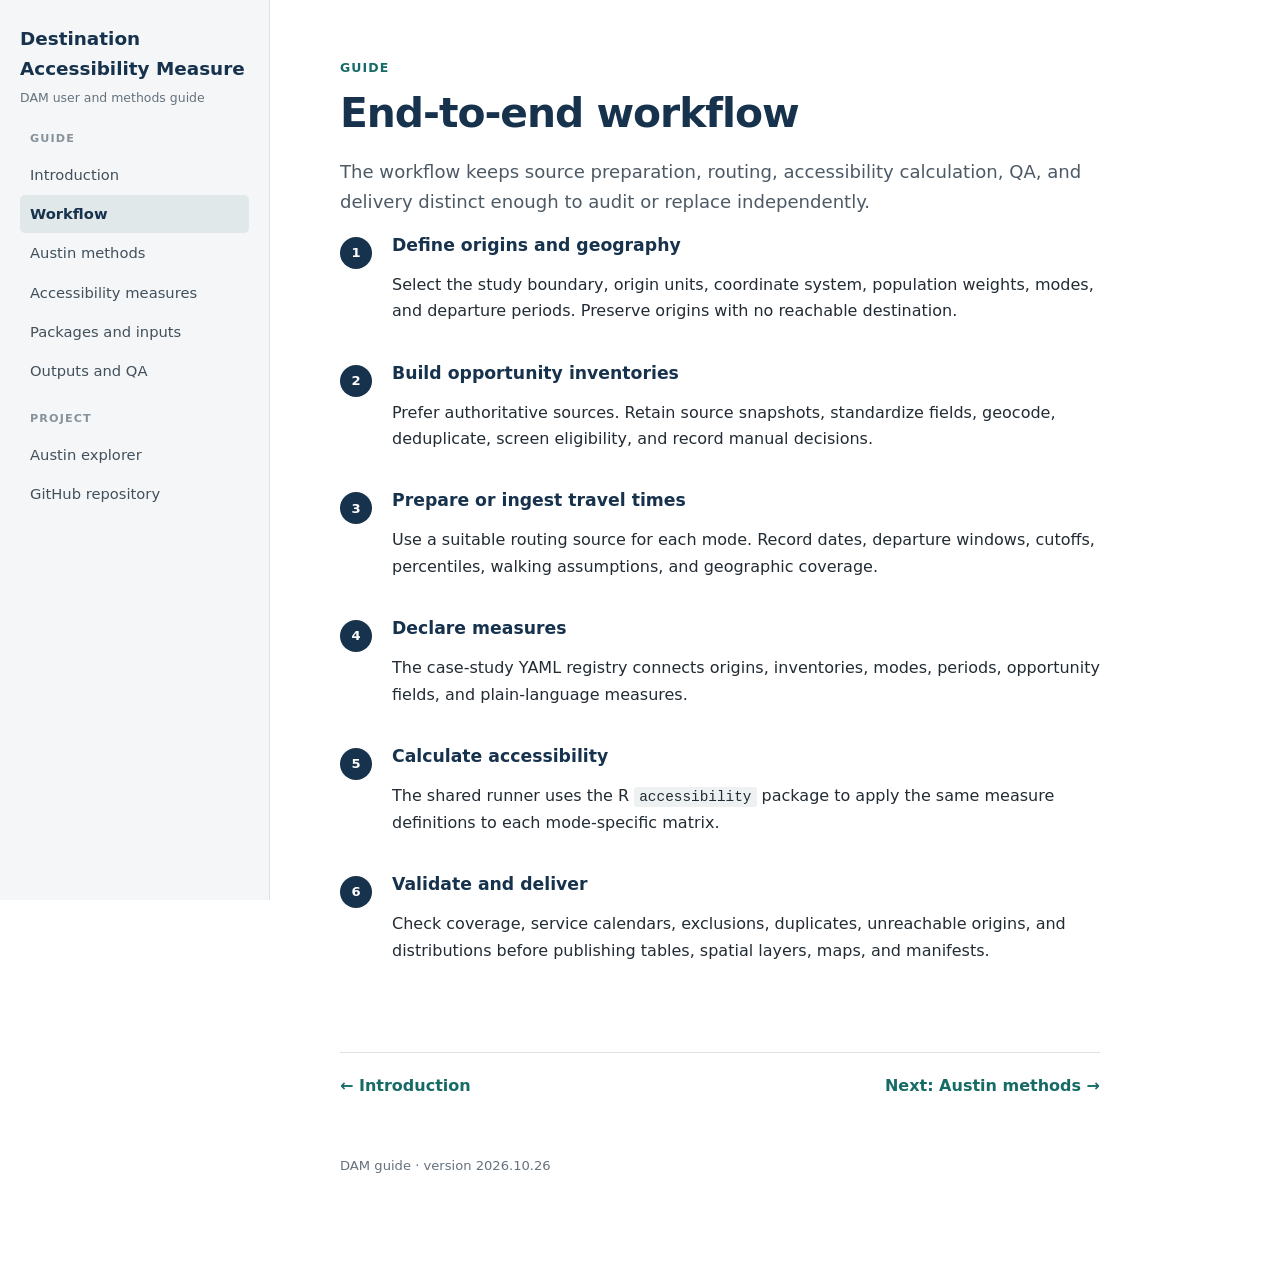
<file: site/guide/workflow.html>
<!doctype html><html lang="en"><head><meta charset="utf-8"><meta name="viewport" content="width=device-width,initial-scale=1"><title>Workflow | DAM Guide</title><link rel="stylesheet" href="style.css?v=20261026-2"></head><body><a class="skip" href="#main">Skip to content</a><button class="menu-button" aria-label="Toggle guide navigation">Guide menu</button><aside class="sidebar"><a class="brand" href="../">Destination Accessibility Measure<small>DAM user and methods guide</small></a><div class="nav-title">Guide</div><nav><a href="index.html">Introduction</a><a href="workflow.html" aria-current="page">Workflow</a><a href="austin-methods.html">Austin methods</a><a href="measures.html">Accessibility measures</a><a href="packages.html">Packages and inputs</a><a href="outputs.html">Outputs and QA</a><div class="nav-title">Project</div><a href="../austin-explorer/">Austin explorer</a><a href="https://github.com/mdh-rahman/destination-accessibility-measure">GitHub repository</a></nav></aside><div class="page"><main class="content" id="main"><div class="crumb">Guide</div><h1>End-to-end workflow</h1><p class="lead">The workflow keeps source preparation, routing, accessibility calculation, QA, and delivery distinct enough to audit or replace independently.</p><div class="steps"><section class="step"><h3>Define origins and geography</h3><p>Select the study boundary, origin units, coordinate system, population weights, modes, and departure periods. Preserve origins with no reachable destination.</p></section><section class="step"><h3>Build opportunity inventories</h3><p>Prefer authoritative sources. Retain source snapshots, standardize fields, geocode, deduplicate, screen eligibility, and record manual decisions.</p></section><section class="step"><h3>Prepare or ingest travel times</h3><p>Use a suitable routing source for each mode. Record dates, departure windows, cutoffs, percentiles, walking assumptions, and geographic coverage.</p></section><section class="step"><h3>Declare measures</h3><p>The case-study YAML registry connects origins, inventories, modes, periods, opportunity fields, and plain-language measures.</p></section><section class="step"><h3>Calculate accessibility</h3><p>The shared runner uses the R <code>accessibility</code> package to apply the same measure definitions to each mode-specific matrix.</p></section><section class="step"><h3>Validate and deliver</h3><p>Check coverage, service calendars, exclusions, duplicates, unreachable origins, and distributions before publishing tables, spatial layers, maps, and manifests.</p></section></div><div class="next"><a href="index.html">← Introduction</a><a href="austin-methods.html">Next: Austin methods →</a></div><footer>DAM guide · version 2026.10.26</footer></main></div><script src="nav.js?v=20261026-2"></script></body></html>
</file>
<file: site/guide/style.css>
:root{--navy:#17324d;--accent:#176b67;--ink:#222b33;--muted:#66727d;--paper:#fff;--soft:#f4f6f7;--line:#dce2e6;--sidebar:270px}*{box-sizing:border-box}html{scroll-behavior:smooth}body{margin:0;color:var(--ink);background:var(--paper);font:16px/1.65 system-ui,-apple-system,BlinkMacSystemFont,"Segoe UI",sans-serif}.skip{position:absolute;left:-9999px}.skip:focus{left:16px;top:12px;z-index:9;background:#fff;padding:8px}.sidebar{position:fixed;inset:0 auto 0 0;width:var(--sidebar);border-right:1px solid var(--line);background:var(--soft);padding:24px 20px;overflow-y:auto}.brand{display:block;color:var(--navy);text-decoration:none;font-weight:800;font-size:1.15rem;margin-bottom:22px}.brand small{display:block;color:var(--muted);font-weight:500;font-size:.78rem;margin-top:3px}.nav-title{color:#88929a;text-transform:uppercase;letter-spacing:.1em;font-size:.7rem;font-weight:800;margin:20px 10px 7px}.sidebar nav a{display:block;color:#42505c;text-decoration:none;border-radius:5px;padding:7px 10px;margin:1px 0;font-size:.92rem}.sidebar nav a:hover,.sidebar nav a[aria-current="page"]{background:#e1e8ea;color:var(--navy);font-weight:700}.menu-button{display:none}.page{margin-left:var(--sidebar);min-height:100vh}.content{max-width:900px;padding:58px 70px 90px}.crumb{color:var(--accent);font-size:.78rem;font-weight:800;text-transform:uppercase;letter-spacing:.09em}h1,h2,h3{color:var(--navy);line-height:1.22}h1{font-size:2.55rem;letter-spacing:-.025em;margin:.25em 0 .45em}h2{font-size:1.6rem;margin:2.1em 0 .55em;padding-top:.35em;border-top:1px solid var(--line)}h3{font-size:1.08rem;margin:1.5em 0 .3em}.lead{font-size:1.13rem;color:#4d5a65;max-width:760px}.notice{border-left:4px solid var(--accent);padding:1px 0 1px 18px;margin:26px 0;color:#3c4953}.steps{counter-reset:step}.step{position:relative;padding:0 0 22px 52px}.step:before{counter-increment:step;content:counter(step);position:absolute;left:0;top:2px;width:32px;height:32px;border-radius:50%;display:grid;place-items:center;background:var(--navy);color:#fff;font-weight:800;font-size:.82rem}.step h3{margin-top:0}.compare{border-collapse:collapse;width:100%;margin:18px 0 30px;font-size:.94rem}.compare th,.compare td{text-align:left;padding:11px 13px;border:1px solid var(--line);vertical-align:top}.compare th{background:#eaf0f1;color:var(--navy)}code{background:#eef1f2;padding:2px 5px;border-radius:3px;font-size:.9em}pre{background:#1f2d38;color:#eef5f5;padding:18px;border-radius:5px;overflow:auto}.next{display:flex;justify-content:space-between;gap:20px;border-top:1px solid var(--line);margin-top:50px;padding-top:20px}.next a{color:var(--accent);font-weight:700;text-decoration:none}.button{display:inline-block;background:var(--navy);color:#fff;text-decoration:none;font-weight:700;padding:10px 14px;border-radius:5px;margin-right:8px}.button.alt{background:#fff;color:var(--navy);border:1px solid var(--line)}ul{padding-left:1.25rem}footer{color:var(--muted);font-size:.82rem;margin-top:55px}@media(max-width:820px){.sidebar{transform:translateX(-100%);transition:.2s;z-index:5}.sidebar.open{transform:none}.menu-button{display:block;position:fixed;right:16px;top:14px;z-index:6;border:1px solid var(--line);background:#fff;border-radius:5px;padding:8px 11px}.page{margin-left:0}.content{padding:65px 24px 70px}h1{font-size:2.05rem}}
</file>
